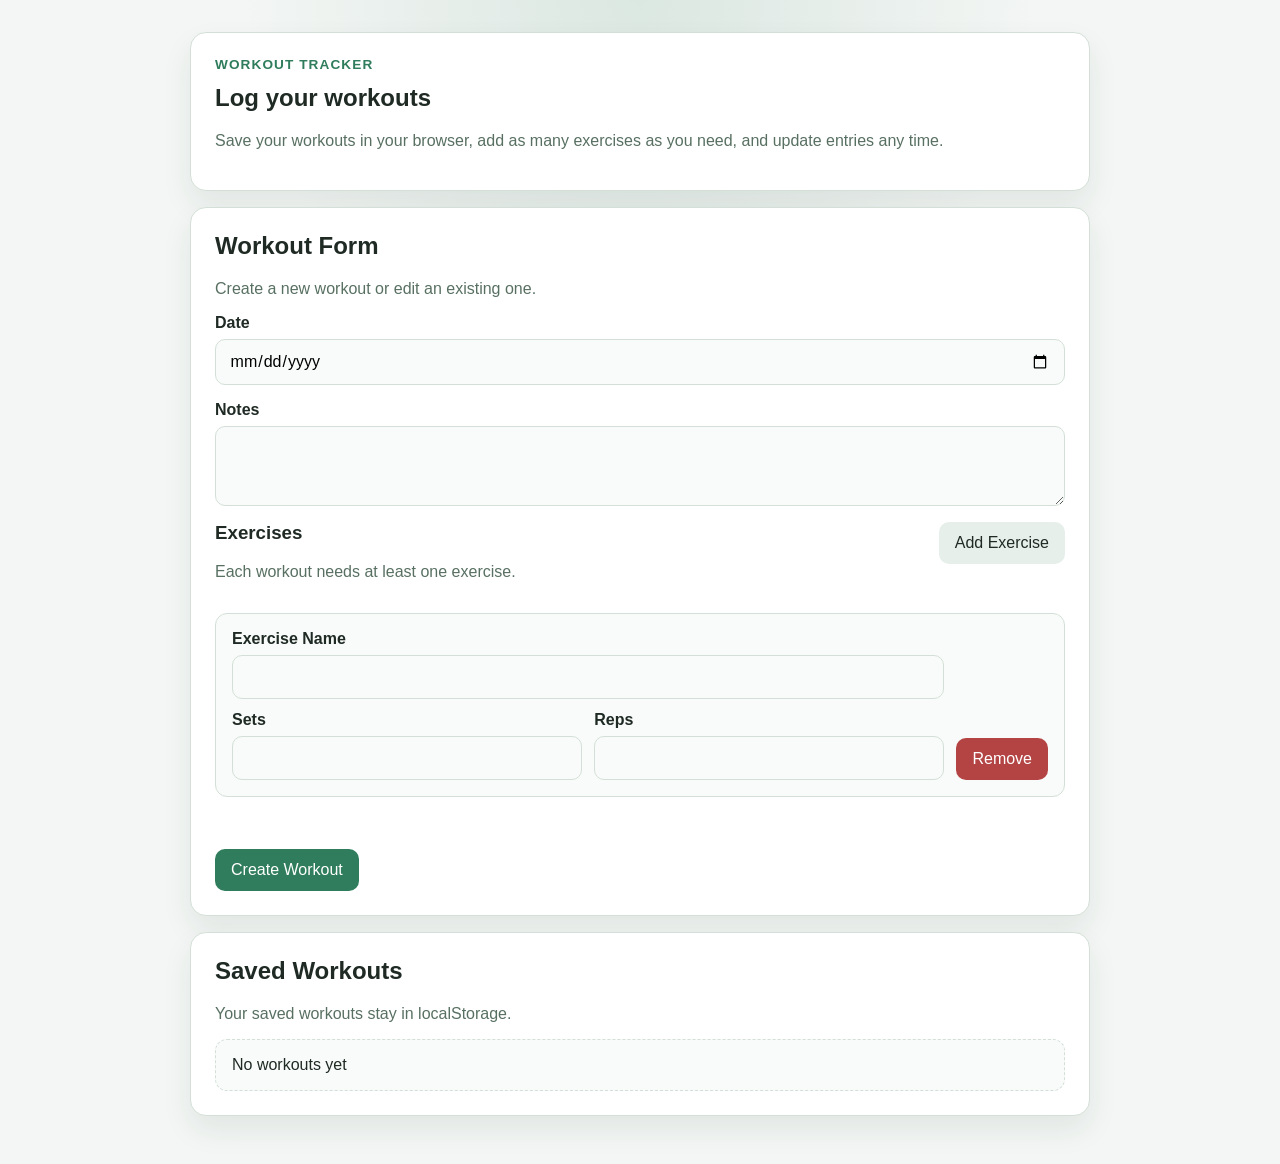
<file: projects/workout-tracker-v2/index.html>
<!DOCTYPE html>
<html lang="en">
<head>
  <meta charset="UTF-8">
  <meta name="viewport" content="width=device-width, initial-scale=1.0">
  <title>Workout Tracker</title>
  <link rel="stylesheet" href="styles.css">
</head>
<body>
  <main class="app">
    <section class="card">
      <p class="eyebrow">Workout Tracker</p>
      <h1>Log your workouts</h1>
      <p class="intro">
        Save your workouts in your browser, add as many exercises as you need, and update entries any time.
      </p>
    </section>

    <section class="card">
      <div class="header-row">
        <div>
          <h2>Workout Form</h2>
          <p class="section-text">Create a new workout or edit an existing one.</p>
        </div>
        <p id="editing-label" class="editing-label" hidden><strong>&#9999;&#65039; Editing Workout</strong></p>
      </div>

      <form id="workout-form" novalidate>
        <div class="field-group">
          <label for="date">Date</label>
          <input id="date" name="date" type="date" required>
        </div>

        <div class="field-group">
          <label for="notes">Notes</label>
          <textarea id="notes" name="notes" rows="3"></textarea>
        </div>

        <div class="exercise-section">
          <div class="header-row">
            <div>
              <h3>Exercises</h3>
              <p class="section-text">Each workout needs at least one exercise.</p>
            </div>
            <button id="add-exercise-button" type="button" class="secondary-button">Add Exercise</button>
          </div>

          <div id="exercise-list" class="exercise-list"></div>
        </div>

        <p id="form-message" class="form-message" aria-live="polite"></p>

        <div class="button-row">
          <button id="submit-button" type="submit">Create Workout</button>
          <button id="cancel-edit-button" type="button" class="secondary-button" hidden>Cancel Edit</button>
        </div>
      </form>
    </section>

    <section class="card">
      <div class="header-row">
        <div>
          <h2>Saved Workouts</h2>
          <p class="section-text">Your saved workouts stay in localStorage.</p>
        </div>
      </div>

      <p id="empty-state" class="empty-state">No workouts yet</p>
      <div id="workout-list" class="workout-list" aria-live="polite"></div>
    </section>
  </main>

  <template id="exercise-row-template">
    <div class="exercise-row">
      <div class="exercise-fields">
        <div class="field-group">
          <label>Exercise Name</label>
          <input class="exercise-name" type="text">
        </div>

        <div class="small-fields">
          <div class="field-group">
            <label>Sets</label>
            <input class="exercise-sets" type="number" min="1" step="1">
          </div>

          <div class="field-group">
            <label>Reps</label>
            <input class="exercise-reps" type="number" min="1" step="1">
          </div>
        </div>
      </div>

      <button type="button" class="remove-exercise-button">Remove</button>
    </div>
  </template>

  <script src="script.js"></script>
</body>
</html>
</file>
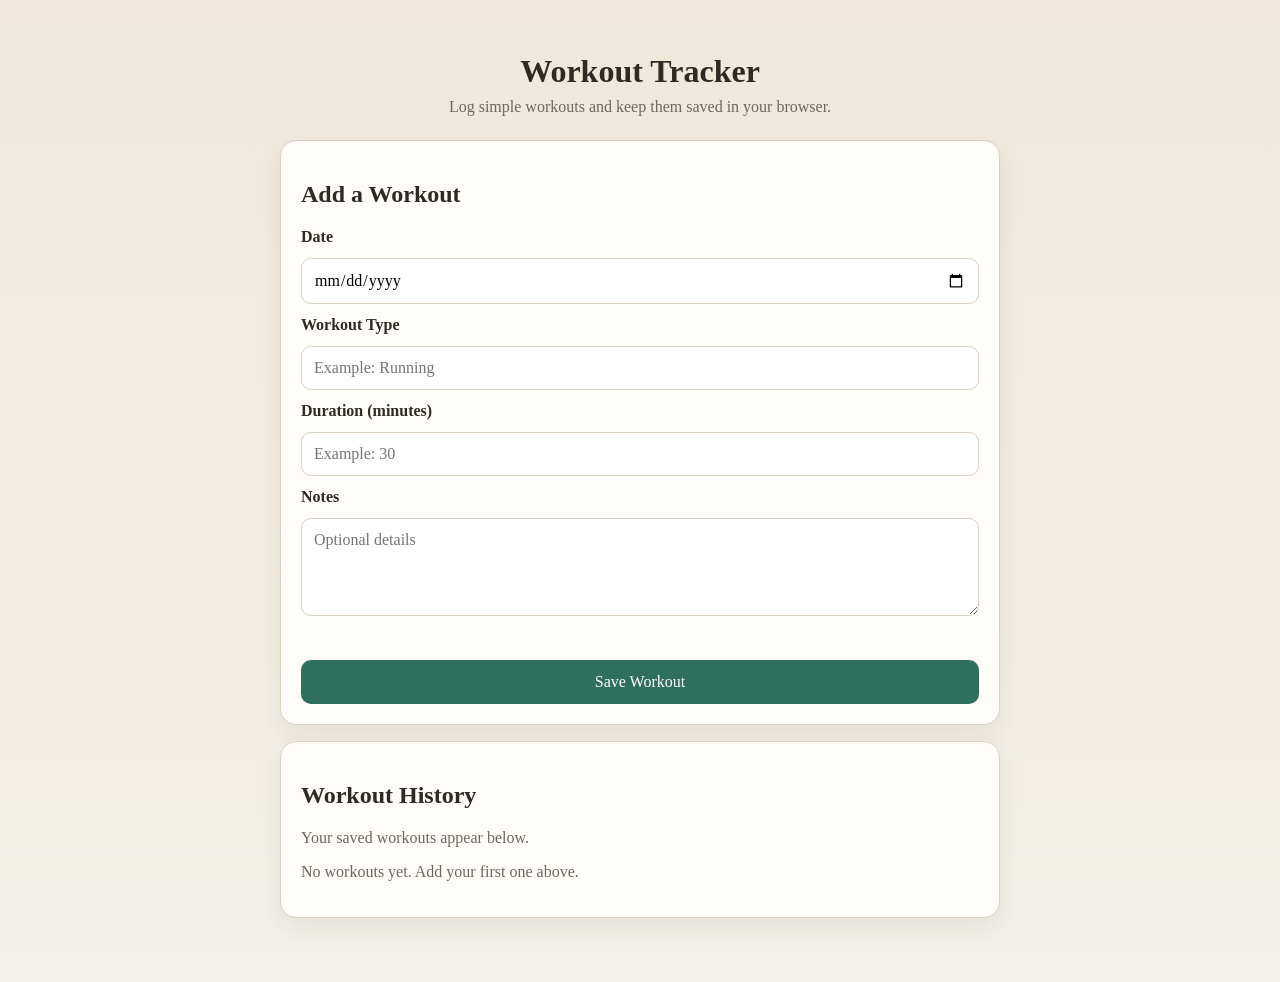
<file: projects/workout-tracker/index.html>
<!DOCTYPE html>
<html lang="en">
<head>
  <meta charset="UTF-8">
  <meta name="viewport" content="width=device-width, initial-scale=1.0">
  <title>Workout Tracker</title>
  <link rel="stylesheet" href="styles.css">
</head>
<body>
  <main class="app">
    <header class="app-header">
      <h1>Workout Tracker</h1>
      <p class="subtitle">Log simple workouts and keep them saved in your browser.</p>
    </header>

    <section class="card" aria-labelledby="form-title">
      <h2 id="form-title">Add a Workout</h2>

      <form id="workout-form" class="workout-form">
        <label for="date">Date</label>
        <input id="date" name="date" type="date">

        <label for="type">Workout Type</label>
        <input id="type" name="type" type="text" placeholder="Example: Running">

        <label for="duration">Duration (minutes)</label>
        <input id="duration" name="duration" type="number" min="1" placeholder="Example: 30">

        <label for="notes">Notes</label>
        <textarea id="notes" name="notes" rows="4" placeholder="Optional details"></textarea>

        <p id="form-message" class="form-message" aria-live="polite"></p>

        <button type="submit">Save Workout</button>
      </form>
    </section>

    <section class="card" aria-labelledby="list-title">
      <div class="section-heading">
        <h2 id="list-title">Workout History</h2>
        <p class="section-note">Your saved workouts appear below.</p>
      </div>

      <p id="empty-state" class="empty-state">No workouts yet. Add your first one above.</p>
      <ul id="workout-list" class="workout-list" aria-live="polite"></ul>
    </section>
  </main>

  <script src="app.js"></script>
</body>
</html>
</file>
<file: projects/workout-tracker-v2/styles.css>
:root {
  --background: #f3f6f4;
  --surface: #ffffff;
  --surface-soft: #f8fbf9;
  --border: #d4e0d7;
  --text: #1f2a24;
  --muted: #587062;
  --primary: #2f7d5c;
  --primary-dark: #225a42;
  --danger: #b44444;
  --danger-dark: #933535;
  --shadow: 0 14px 30px rgba(28, 49, 38, 0.08);
}

* {
  box-sizing: border-box;
}

body {
  margin: 0;
  font-family: Arial, sans-serif;
  color: var(--text);
  background:
    radial-gradient(circle at top, rgba(47, 125, 92, 0.12), transparent 30%),
    var(--background);
}

button,
input,
textarea {
  font: inherit;
}

.app {
  width: min(900px, calc(100% - 2rem));
  margin: 0 auto;
  padding: 2rem 0 3rem;
}

.card {
  background: var(--surface);
  border: 1px solid var(--border);
  border-radius: 16px;
  box-shadow: var(--shadow);
  padding: 1.5rem;
}

.card + .card {
  margin-top: 1rem;
}

h1,
h2,
h3,
p {
  margin-top: 0;
}

.eyebrow {
  color: var(--primary);
  font-weight: 700;
  text-transform: uppercase;
  letter-spacing: 0.08em;
  font-size: 0.85rem;
  margin-bottom: 0.75rem;
}

.intro,
.section-text,
.workout-notes,
.exercise-item {
  color: var(--muted);
}

.header-row {
  display: flex;
  justify-content: space-between;
  gap: 1rem;
  align-items: flex-start;
}

.editing-label {
  margin: 0;
  padding: 0.8rem 1rem;
  border: 1px solid #d8c36a;
  border-radius: 12px;
  background: #fff4c7;
  color: #6d5200;
  font-weight: 700;
  box-shadow: inset 0 0 0 1px rgba(255, 255, 255, 0.35);
}

#workout-form {
  display: grid;
  gap: 1rem;
}

.field-group {
  display: grid;
  gap: 0.45rem;
}

label {
  font-weight: 700;
}

input,
textarea {
  width: 100%;
  padding: 0.75rem 0.85rem;
  border: 1px solid var(--border);
  border-radius: 10px;
  background: var(--surface-soft);
}

textarea {
  resize: vertical;
}

input:focus,
textarea:focus {
  outline: 2px solid rgba(47, 125, 92, 0.2);
  border-color: var(--primary);
}

.exercise-section {
  display: grid;
  gap: 1rem;
}

.exercise-list {
  display: grid;
  gap: 0.75rem;
}

.exercise-row {
  display: grid;
  grid-template-columns: 1fr auto;
  gap: 0.75rem;
  align-items: end;
  padding: 1rem;
  border: 1px solid var(--border);
  border-radius: 12px;
  background: var(--surface-soft);
}

.exercise-fields {
  display: grid;
  gap: 0.75rem;
}

.small-fields {
  display: grid;
  grid-template-columns: repeat(2, minmax(0, 1fr));
  gap: 0.75rem;
}

.button-row {
  display: flex;
  gap: 0.75rem;
  flex-wrap: wrap;
}

button {
  border: 0;
  border-radius: 10px;
  padding: 0.75rem 1rem;
  cursor: pointer;
}

#submit-button {
  background: var(--primary);
  color: white;
}

#submit-button:hover {
  background: var(--primary-dark);
}

.secondary-button {
  background: #e7efea;
  color: var(--text);
}

.remove-exercise-button,
.delete-button {
  background: var(--danger);
  color: white;
}

.remove-exercise-button:hover,
.delete-button:hover {
  background: var(--danger-dark);
}

.edit-button:hover,
.secondary-button:hover {
  background: #d6e3dc;
}

.form-message {
  min-height: 1.25rem;
  margin-bottom: 0;
  color: var(--danger);
}

.empty-state {
  margin: 0;
  padding: 1rem;
  border: 1px dashed var(--border);
  border-radius: 12px;
  background: var(--surface-soft);
}

.workout-list {
  display: grid;
  gap: 1rem;
}

.workout-card {
  border: 1px solid var(--border);
  border-radius: 12px;
  padding: 1rem;
  background: var(--surface-soft);
}

.workout-card-header {
  display: flex;
  justify-content: space-between;
  gap: 1rem;
  align-items: flex-start;
  margin-bottom: 0.75rem;
}

.workout-date {
  margin-bottom: 0.35rem;
}

.workout-notes {
  margin-bottom: 0.75rem;
}

.workout-exercises {
  margin: 0;
  padding-left: 1.25rem;
}

.workout-actions {
  display: flex;
  gap: 0.5rem;
  flex-wrap: wrap;
}

.exercise-item + .exercise-item {
  margin-top: 0.35rem;
}

@media (max-width: 640px) {
  .app {
    width: min(100% - 1rem, 900px);
    padding-top: 1rem;
  }

  .card {
    padding: 1rem;
  }

  .header-row,
  .workout-card-header,
  .exercise-row {
    grid-template-columns: 1fr;
    display: grid;
  }

  .small-fields {
    grid-template-columns: 1fr;
  }
}
</file>
<file: projects/workout-tracker/styles.css>
:root {
  color-scheme: light;
  --background: #f4f1ea;
  --surface: #fffdf9;
  --surface-border: #d9d0c1;
  --text: #2e2a24;
  --muted: #6f665c;
  --accent: #2f6f5e;
  --accent-hover: #255a4d;
  --error: #b24343;
  --success: #2f6f5e;
}

* {
  box-sizing: border-box;
}

body {
  margin: 0;
  font-family: Georgia, "Times New Roman", serif;
  background: linear-gradient(180deg, #efe8db 0%, var(--background) 100%);
  color: var(--text);
}

.app {
  width: min(720px, calc(100% - 2rem));
  margin: 0 auto;
  padding: 2rem 0 3rem;
}

.app-header {
  text-align: center;
  margin-bottom: 1.5rem;
}

.app-header h1 {
  margin-bottom: 0.5rem;
}

.subtitle,
.section-note {
  color: var(--muted);
  margin: 0;
}

.card {
  background: var(--surface);
  border: 1px solid var(--surface-border);
  border-radius: 16px;
  padding: 1.25rem;
  box-shadow: 0 10px 24px rgba(55, 43, 28, 0.08);
  margin-bottom: 1rem;
}

.workout-form {
  display: grid;
  gap: 0.75rem;
}

label {
  font-weight: 600;
}

input,
textarea,
button {
  font: inherit;
}

input,
textarea {
  width: 100%;
  padding: 0.75rem;
  border: 1px solid var(--surface-border);
  border-radius: 10px;
  background: #fff;
}

textarea {
  resize: vertical;
}

button {
  border: none;
  border-radius: 10px;
  padding: 0.8rem 1rem;
  background: var(--accent);
  color: #fff;
  cursor: pointer;
}

button:hover {
  background: var(--accent-hover);
}

.form-message {
  min-height: 1.25rem;
  margin: 0;
  font-size: 0.95rem;
}

.form-message.error {
  color: var(--error);
}

.form-message.success {
  color: var(--success);
}

.section-heading {
  margin-bottom: 1rem;
}

.empty-state {
  color: var(--muted);
}

.workout-list {
  list-style: none;
  padding: 0;
  margin: 0;
  display: grid;
  gap: 0.75rem;
}

.workout-item {
  border: 1px solid var(--surface-border);
  border-radius: 12px;
  padding: 1rem;
  background: #fff;
}

.workout-item h3 {
  margin: 0 0 0.5rem;
}

.workout-meta,
.workout-notes {
  margin: 0.25rem 0;
  color: var(--muted);
}

@media (max-width: 600px) {
  .app {
    width: min(100% - 1rem, 720px);
    padding-top: 1rem;
  }

  .card {
    padding: 1rem;
  }
}
</file>
